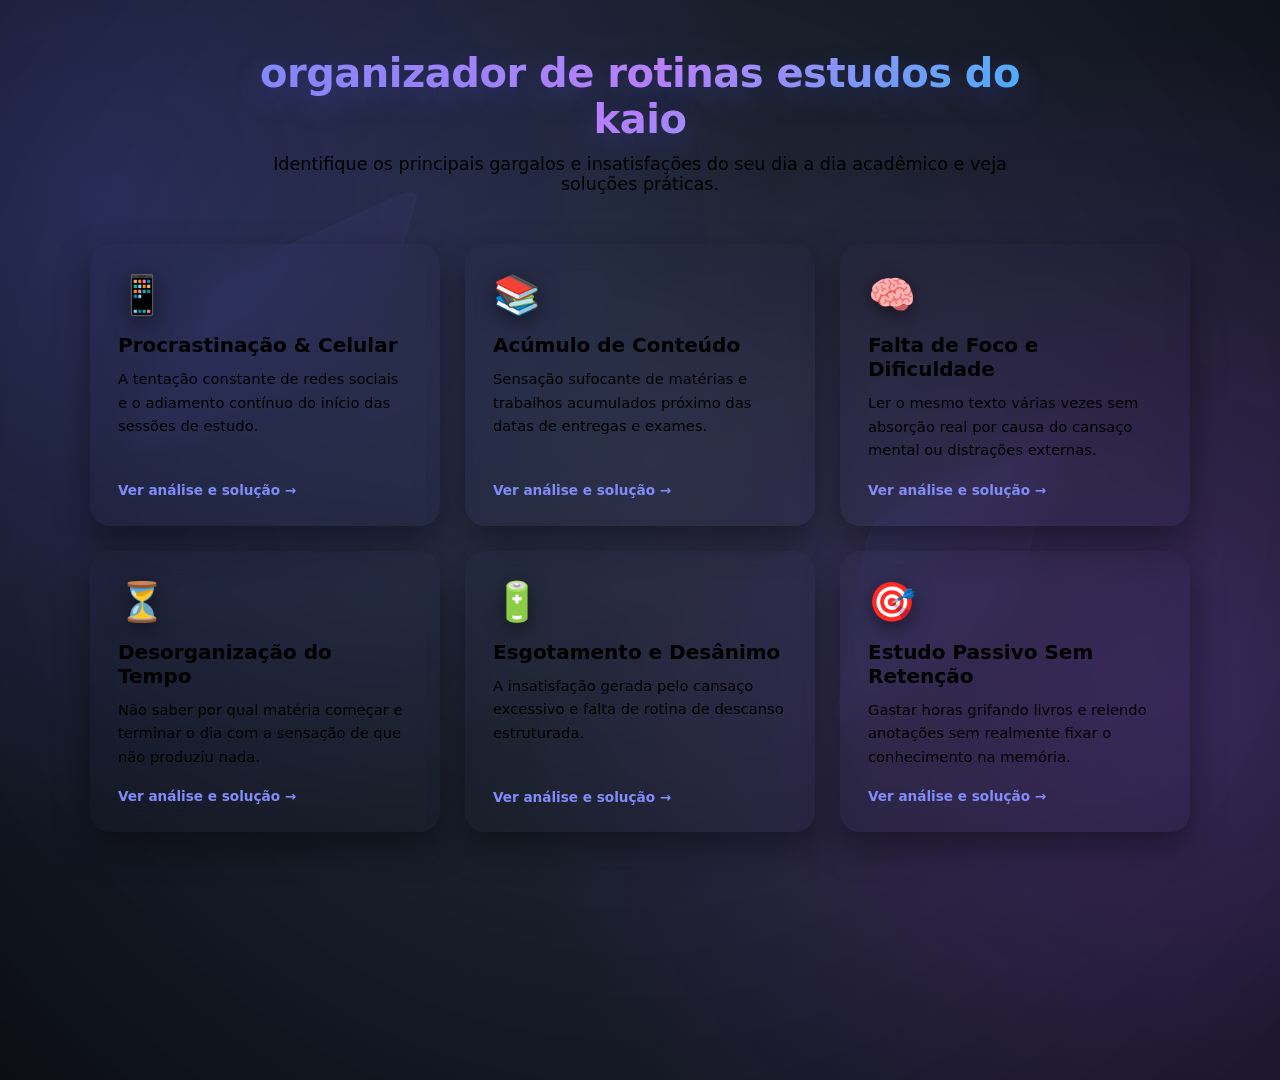
<file: index.html>
<!DOCTYPE html>
<html lang="pt-BR">
<head>
  <meta charset="UTF-8">
  <meta name="viewport" content="width=device-width, initial-scale=1.0">
  <title>organizador de rotinas estudos do kaio</title>
  <link rel="stylesheet" href="style.css">

</head>
<body>

  <!-- Elementos de Ilusão 3D de Fundo -->
  <div class="bg-3d-cube cube-1"></div>
  <div class="bg-3d-cube cube-2"></div>

  <!-- Cabeçalho -->
  <header>
    <h1>organizador de rotinas estudos do kaio</h1>
    <p>Identifique os principais gargalos e insatisfações do seu dia a dia acadêmico e veja soluções práticas.</p>
  </header>

  <!-- Lista de Cards -->
  <main class="cards-container">

    <!-- Card 1 -->
    <div class="card" onclick="openModal('modal-procrastinacao')">
      <div>
        <div class="card-icon">📱</div>
        <h3>Procrastinação & Celular</h3>
        <p>A tentação constante de redes sociais e o adiamento contínuo do início das sessões de estudo.</p>
      </div>
      <span class="card-btn">Ver análise e solução &rarr;</span>
    </div>

    <!-- Card 2 -->
    <div class="card" onclick="openModal('modal-sobrecarga')">
      <div>
        <div class="card-icon">📚</div>
        <h3>Acúmulo de Conteúdo</h3>
        <p>Sensação sufocante de matérias e trabalhos acumulados próximo das datas de entregas e exames.</p>
      </div>
      <span class="card-btn">Ver análise e solução &rarr;</span>
    </div>

    <!-- Card 3 -->
    <div class="card" onclick="openModal('modal-foco')">
      <div>
        <div class="card-icon">🧠</div>
        <h3>Falta de Foco e Dificuldade</h3>
        <p>Ler o mesmo texto várias vezes sem absorção real por causa do cansaço mental ou distrações externas.</p>
      </div>
      <span class="card-btn">Ver análise e solução &rarr;</span>
    </div>

    <!-- Card 4 -->
    <div class="card" onclick="openModal('modal-rotina')">
      <div>
        <div class="card-icon">⏳</div>
        <h3>Desorganização do Tempo</h3>
        <p>Não saber por qual matéria começar e terminar o dia com a sensação de que não produziu nada.</p>
      </div>
      <span class="card-btn">Ver análise e solução &rarr;</span>
    </div>

    <!-- Card 5 -->
    <div class="card" onclick="openModal('modal-desanimo')">
      <div>
        <div class="card-icon">🔋</div>
        <h3>Esgotamento e Desânimo</h3>
        <p>A insatisfação gerada pelo cansaço excessivo e falta de rotina de descanso estruturada.</p>
      </div>
      <span class="card-btn">Ver análise e solução &rarr;</span>
    </div>

    <!-- Card 6 -->
    <div class="card" onclick="openModal('modal-metodos')">
      <div>
        <div class="card-icon">🎯</div>
        <h3>Estudo Passivo Sem Retenção</h3>
        <p>Gastar horas grifando livros e relendo anotações sem realmente fixar o conhecimento na memória.</p>
      </div>
      <span class="card-btn">Ver análise e solução &rarr;</span>
    </div>

  </main>

  <!-- MODAIS DE DETALHES -->

  <!-- Modal 1 -->
  <div class="modal-overlay" id="modal-procrastinacao">
    <div class="modal-content">
      <button class="close-btn" onclick="closeModal('modal-procrastinacao')">&times;</button>
      <div class="modal-header">
        <span style="font-size: 2.2rem;">📱</span>
        <h2>Procrastinação & Celular</h2>
      </div>
      <div class="modal-section">
        <h4>Insatisfação no dia a dia</h4>
        <p>Perder horas em redes sociais e sentir um enorme sentimento de culpa antes mesmo de abrir os cadernos.</p>
      </div>
      <div class="modal-section">
        <h4>Solução no Organizador do Kaio</h4>
        <ul>
          <li><strong>Sessões de Foco Dinâmicas:</strong> Bloqueador de distração com contagem regressiva visual.</li>
          <li><strong>Regra dos 2 Minutos:</strong> Módulos para começar tarefas pequenas imediatamente sem resistência.</li>
        </ul>
      </div>
    </div>
  </div>

  <!-- Modal 2 -->
  <div class="modal-overlay" id="modal-sobrecarga">
    <div class="modal-content">
      <button class="close-btn" onclick="closeModal('modal-sobrecarga')">&times;</button>
      <div class="modal-header">
        <span style="font-size: 2.2rem;">📚</span>
        <h2>Acúmulo de Conteúdo</h2>
      </div>
      <div class="modal-section">
        <h4>Insatisfação no dia a dia</h4>
        <p>Deixar a matéria acumular e precisar virar noites estudando sob extremo estresse na véspera da prova.</p>
      </div>
      <div class="modal-section">
        <h4>Solução no Organizador do Kaio</h4>
        <ul>
          <li><strong>Fracionamento de Tarefas:</strong> Divisão de grandes disciplinas em micro-metas diárias.</li>
          <li><strong>Visão Geral de Prazos:</strong> Calendário 3D interativo com contagem de urgência.</li>
        </ul>
      </div>
    </div>
  </div>

  <!-- Modal 3 -->
  <div class="modal-overlay" id="modal-foco">
    <div class="modal-content">
      <button class="close-btn" onclick="closeModal('modal-foco')">&times;</button>
      <div class="modal-header">
        <span style="font-size: 2.2rem;">🧠</span>
        <h2>Falta de Foco e Dificuldade</h2>
      </div>
      <div class="modal-section">
        <h4>Insatisfação no dia a dia</h4>
        <p>Distrair-se facilmente com pequenos barulhos ou pensamentos paralelos, atrasando todas as atividades.</p>
      </div>
      <div class="modal-section">
        <h4>Solução no Organizador do Kaio</h4>
        <ul>
          <li><strong>Timer Pomodoro 3D:</strong> Ciclos de 25min com descansos calculados para manter a mente fresca.</li>
          <li><strong>Som Ambiente Integrado:</strong> Ruído branco e áudios binaurais para manter o estado de fluxo.</li>
        </ul>
      </div>
    </div>
  </div>

  <!-- Modal 4 -->
  <div class="modal-overlay" id="modal-rotina">
    <div class="modal-content">
      <button class="close-btn" onclick="closeModal('modal-rotina')">&times;</button>
      <div class="modal-header">
        <span style="font-size: 2.2rem;">⏳</span>
        <h2>Desorganização do Tempo</h2>
      </div>
      <div class="modal-section">
        <h4>Insatisfação no dia a dia</h4>
        <p>Falta de clareza do que precisa ser feito primeiro, resultando em perda de tempo com indecisão.</p>
      </div>
      <div class="modal-section">
        <h4>Solução no Organizador do Kaio</h4>
        <ul>
          <li><strong>Matriz de Prioridade:</strong> Organização automática de matérias urgentes x importantes.</li>
          <li><strong>Quadro de Rotina Semanal:</strong> Programação diária simplificada e direta.</li>
        </ul>
      </div>
    </div>
  </div>

  <!-- Modal 5 -->
  <div class="modal-overlay" id="modal-desanimo">
    <div class="modal-content">
      <button class="close-btn" onclick="closeModal('modal-desanimo')">&times;</button>
      <div class="modal-header">
        <span style="font-size: 2.2rem;">🔋</span>
        <h2>Esgotamento e Desânimo</h2>
      </div>
      <div class="modal-section">
        <h4>Insatisfação no dia a dia</h4>
        <p>Sensação constante de exaustão mental que destrói a motivação para manter uma rotina saudável.</p>
      </div>
      <div class="modal-section">
        <h4>Solução no Organizador do Kaio</h4>
        <ul>
          <li><strong>Ajuste por Energia:</strong> Reorganização automática de tarefas conforme sua disposição diária.</li>
          <li><strong>Rastreio de Hábitos:</strong> Métricas de sono, pausa e bem-estar.</li>
        </ul>
      </div>
    </div>
  </div>

  <!-- Modal 6 -->
  <div class="modal-overlay" id="modal-metodos">
    <div class="modal-content">
      <button class="close-btn" onclick="closeModal('modal-metodos')">&times;</button>
      <div class="modal-header">
        <span style="font-size: 2.2rem;">🎯</span>
        <h2>Estudo Passivo Sem Retenção</h2>
      </div>
      <div class="modal-section">
        <h4>Insatisfação no dia a dia</h4>
        <p>Estudar várias horas, mas ter a sensação de "branco" na hora das provas ou exercícios.</p>
      </div>
      <div class="modal-section">
        <h4>Solução no Organizador do Kaio</h4>
        <ul>
          <li><strong>Flashcards com Repetição Espaçada:</strong> Algoritmo para revisão ativa no momento certo.</li>
          <li><strong>Central de Quizzes:</strong> Autoavaliações periódicas para fixação do conteúdo.</li>
        </ul>
      </div>
    </div>
  </div>

  <!-- LÓGICA JAVASCRIPT DOS MODAIS -->
  <script>
    function openModal(id) {
      document.getElementById(id).classList.add('active');
    }

    function closeModal(id) {
      document.getElementById(id).classList.remove('active');
    }

    // Fechar ao clicar fora do modal
    window.onclick = function(event) {
      if (event.target.classList.contains('modal-overlay')) {
        event.target.classList.remove('active');
      }
    }
  </script>
</body>
</html>
</file>
<file: style.css>
<style>
    /* --- VARIÁVEIS E TEMAS --- */
    :root {
      --bg-dark: #0a0e17;
      --card-bg: rgba(22, 30, 46, 0.75);
      --card-border: rgba(99, 102, 241, 0.25);
      --accent-glow: #6366f1;
      --accent-purple: #a855f7;
      --text-main: #f8fafc;
      --text-muted: #94a3b8;
    }

    * {
      box-sizing: border-box;
      margin: 0;
      padding: 0;
      font-family: 'Segoe UI', system-ui, -apple-system, sans-serif;
    }

    body {
      background-color: var(--bg-dark);
      color: var(--text-main);
      min-height: 100vh;
      padding: 50px 20px;
      display: flex;
      flex-direction: column;
      align-items: center;
      position: relative;
      overflow-x: hidden;
      perspective: 1000px;
    }

    /* --- BACKGROUND 3D (Gradientes Tridimensionais e Malha) --- */
    body::before {
      content: '';
      position: fixed;
      top: -20%;
      left: -20%;
      width: 140%;
      height: 140%;
      background: 
        radial-gradient(circle at 20% 30%, rgba(99, 102, 241, 0.25) 0%, transparent 40%),
        radial-gradient(circle at 80% 70%, rgba(168, 85, 247, 0.25) 0%, transparent 40%),
        radial-gradient(circle at 50% 50%, rgba(15, 23, 42, 0.9) 0%, #05070c 100%);
      z-index: -2;
    }

    /* Elementos Geométricos 3D Flutuantes de Fundo */
    .bg-3d-cube {
      position: fixed;
      width: 300px;
      height: 300px;
      border: 1px solid rgba(255, 255, 255, 0.05);
      background: linear-gradient(135deg, rgba(99, 102, 241, 0.08), rgba(168, 85, 247, 0.02));
      border-radius: 30px;
      transform: rotateX(45deg) rotateY(-25deg) translateZ(-100px);
      z-index: -1;
      pointer-events: none;
      filter: blur(1px);
      animation: float3D 12s infinite alternate ease-in-out;
    }

    .cube-1 { top: 10%; left: 5%; }
    .cube-2 { bottom: 10%; right: 5%; animation-delay: -6s; transform: rotateX(-35deg) rotateY(35deg) translateZ(-150px); }

    @keyframes float3D {
      0% { transform: rotateX(45deg) rotateY(-25deg) translateY(0px) translateZ(-100px); }
      100% { transform: rotateX(55deg) rotateY(-15deg) translateY(-30px) translateZ(-50px); }
    }

    /* --- CABEÇALHO --- */
    header {
      text-align: center;
      margin-bottom: 50px;
      max-width: 800px;
      z-index: 1;
    }

    header h1 {
      font-size: 2.5rem;
      font-weight: 800;
      letter-spacing: -0.5px;
      margin-bottom: 12px;
      background: linear-gradient(135deg, #818cf8, #c084fc, #38bdf8);
      -webkit-background-clip: text;
      -webkit-text-fill-color: transparent;
      text-shadow: 0 10px 30px rgba(99, 102, 241, 0.3);
    }

    header p {
      color: var(--text-muted);
      font-size: 1.1rem;
    }

    /* --- GRID DE CARDS COM EFEITO 3D & GLASSMORPHISM --- */
    .cards-container {
      display: grid;
      grid-template-columns: repeat(auto-fit, minmax(300px, 1fr));
      gap: 25px;
      width: 100%;
      max-width: 1100px;
      z-index: 1;
    }

    .card {
      background: var(--card-bg);
      backdrop-filter: blur(12px);
      -webkit-backdrop-filter: blur(12px);
      border: 1px solid var(--card-border);
      border-radius: 20px;
      padding: 28px;
      cursor: pointer;
      transition: all 0.4s cubic-bezier(0.175, 0.885, 0.32, 1.275);
      display: flex;
      flex-direction: column;
      justify-content: space-between;
      box-shadow: 0 15px 35px rgba(0, 0, 0, 0.4);
      transform-style: preserve-3d;
    }

    .card:hover {
      transform: translateY(-10px) rotateX(5deg) scale(1.02);
      border-color: var(--accent-glow);
      box-shadow: 0 20px 40px rgba(99, 102, 241, 0.25);
    }

    .card-icon {
      font-size: 2.4rem;
      margin-bottom: 15px;
      display: inline-block;
      filter: drop-shadow(0 5px 10px rgba(0,0,0,0.5));
    }

    .card h3 {
      font-size: 1.25rem;
      margin-bottom: 10px;
      color: var(--text-main);
    }

    .card p {
      color: var(--text-muted);
      font-size: 0.92rem;
      line-height: 1.6;
      margin-bottom: 20px;
    }

    .card-btn {
      align-self: flex-start;
      color: #818cf8;
      font-weight: 600;
      font-size: 0.85rem;
      display: flex;
      align-items: center;
      gap: 6px;
      transition: gap 0.2s;
    }

    .card:hover .card-btn {
      gap: 10px;
      color: #c084fc;
    }

    /* --- MODAL (POP-UP) --- */
    .modal-overlay {
      position: fixed;
      top: 0;
      left: 0;
      width: 100%;
      height: 100%;
      background-color: rgba(5, 7, 12, 0.85);
      backdrop-filter: blur(15px);
      -webkit-backdrop-filter: blur(15px);
      display: flex;
      justify-content: center;
      align-items: center;
      opacity: 0;
      visibility: hidden;
      transition: all 0.3s ease;
      z-index: 1000;
      padding: 20px;
    }

    .modal-overlay.active {
      opacity: 1;
      visibility: visible;
    }

    .modal-content {
      background: rgba(22, 30, 46, 0.95);
      border: 1px solid var(--accent-glow);
      border-radius: 24px;
      padding: 35px;
      max-width: 580px;
      width: 100%;
      position: relative;
      transform: scale(0.8) translateY(20px);
      transition: all 0.3s cubic-bezier(0.175, 0.885, 0.32, 1.275);
      box-shadow: 0 30px 60px rgba(0, 0, 0, 0.7), 0 0 30px rgba(99, 102, 241, 0.2);
    }

    .modal-overlay.active .modal-content {
      transform: scale(1) translateY(0);
    }

    .close-btn {
      position: absolute;
      top: 20px;
      right: 20px;
      background: rgba(255, 255, 255, 0.05);
      border: 1px solid rgba(255, 255, 255, 0.1);
      border-radius: 50%;
      width: 36px;
      height: 36px;
      color: var(--text-muted);
      font-size: 1.2rem;
      cursor: pointer;
      display: flex;
      align-items: center;
      justify-content: center;
      transition: all 0.2s;
    }

    .close-btn:hover {
      background: rgba(239, 68, 68, 0.2);
      color: #ef4444;
      border-color: #ef4444;
    }

    .modal-header {
      display: flex;
      align-items: center;
      gap: 15px;
      margin-bottom: 25px;
    }

    .modal-header h2 {
      font-size: 1.5rem;
      background: linear-gradient(135deg, #ffffff, #94a3b8);
      -webkit-background-clip: text;
      -webkit-text-fill-color: transparent;
    }

    .modal-section {
      margin-bottom: 22px;
    }

    .modal-section h4 {
      color: var(--accent-purple);
      font-size: 0.85rem;
      text-transform: uppercase;
      letter-spacing: 1px;
      margin-bottom: 8px;
    }

    .modal-section p, .modal-section ul {
      color: var(--text-muted);
      font-size: 0.95rem;
      line-height: 1.6;
    }

    .modal-section ul {
      list-style-position: inside;
    }

    .modal-section ul li {
      margin-bottom: 8px;
    }

    .modal-section ul li strong {
      color: var(--text-main);
    }

    /* --- RESPONSIVIDADE --- */
    @media (max-width: 600px) {
      header h1 { font-size: 1.8rem; }
      .modal-content { padding: 25px; }
    }
  </style>
</file>
